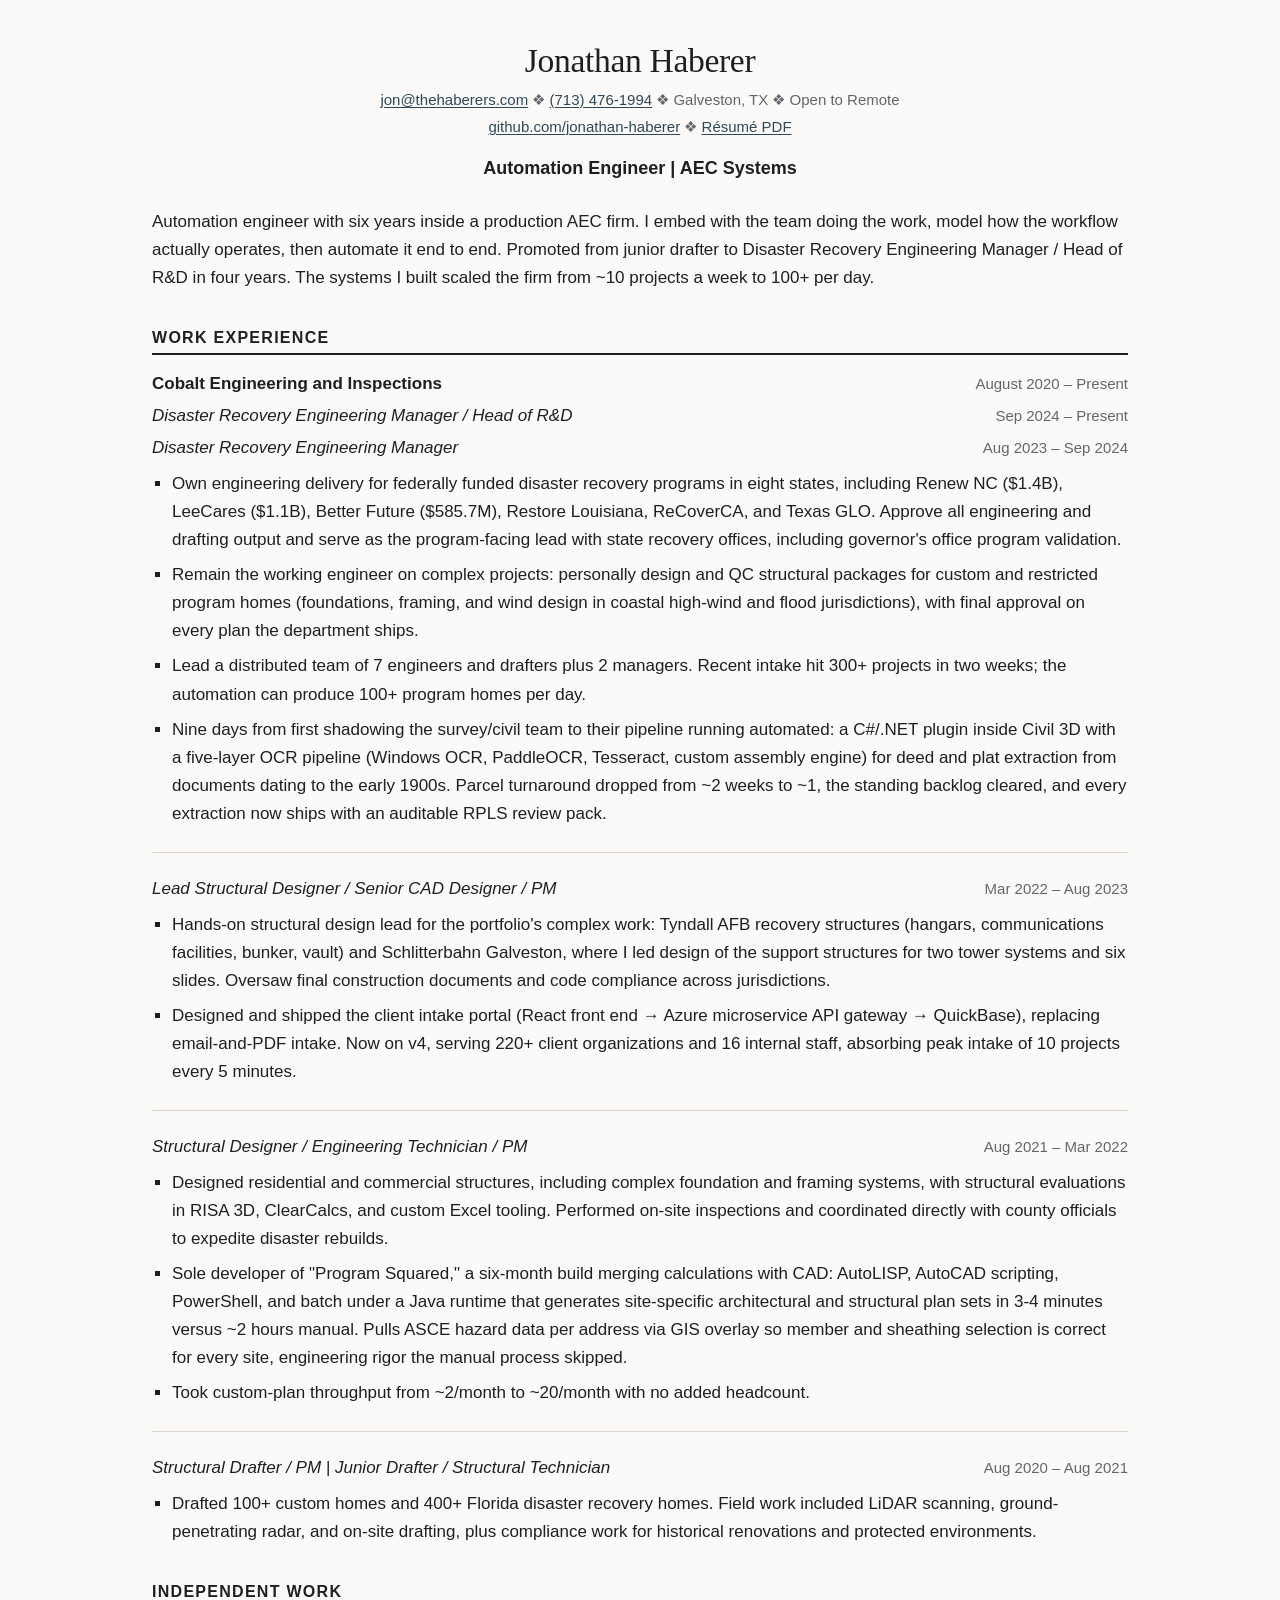
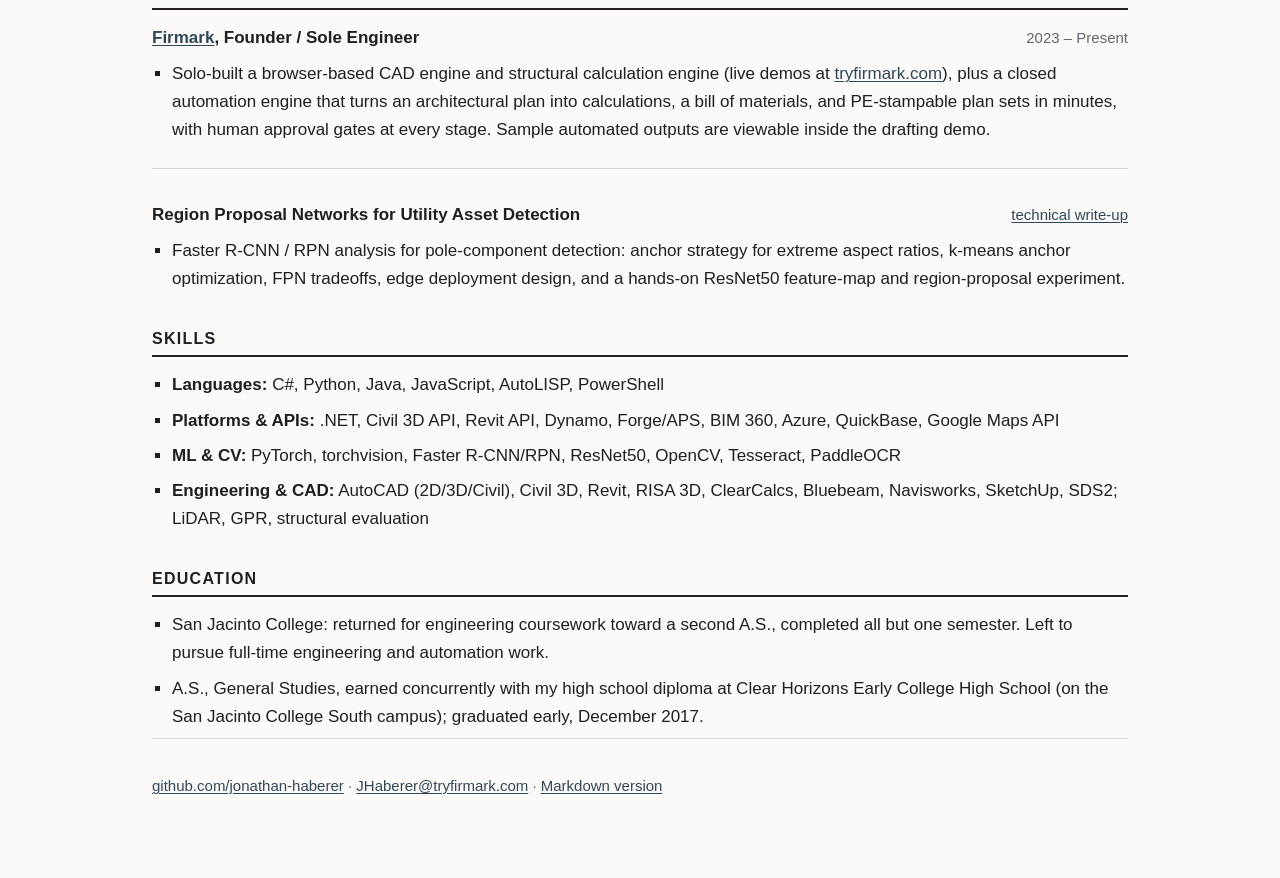
<file: index.html>
<!doctype html>
<html lang="en">
<head>
<meta charset="utf-8">
<meta name="viewport" content="width=device-width, initial-scale=1">
<title>Jonathan Haberer | Automation Engineer, AEC Systems</title>
<meta name="description" content="Résumé of Jonathan Haberer: automation engineer with six years inside a production AEC firm. Structural design, disaster recovery engineering management, and workflow automation.">
<link rel="icon" type="image/png" sizes="32x32" href="favicon-32.png">
<link rel="apple-touch-icon" href="apple-touch-icon.png">
<meta property="og:type" content="profile">
<meta property="og:title" content="Jonathan Haberer | Automation Engineer, AEC Systems">
<meta property="og:description" content="Six years inside a production AEC firm. The systems I built scaled the firm from ~10 projects a week to 100+ per day.">
<meta property="og:url" content="https://jonathan-haberer.github.io/">
<meta property="og:image" content="https://jonathan-haberer.github.io/headshot.jpg">
<meta name="twitter:card" content="summary">
<link rel="stylesheet" href="styles.css">
</head>
<body>

<header class="r-head">
  <h1>Jonathan Haberer</h1>
  <p class="r-contact"><a href="mailto:jon@thehaberers.com">jon@thehaberers.com</a> ❖
  <a href="tel:+17134761994">(713) 476-1994</a> ❖ Galveston, TX ❖ Open to Remote</p>
  <p class="r-contact"><a href="https://github.com/jonathan-haberer">github.com/jonathan-haberer</a> ❖
  <a href="Jonathan_Haberer_Resume.pdf">Résumé PDF</a></p>
  <p class="r-headline">Automation Engineer | AEC Systems</p>
</header>

<main>

<p class="r-summary">Automation engineer with six years inside a production AEC firm. I embed
with the team doing the work, model how the workflow actually operates, then automate it end
to end. Promoted from junior drafter to Disaster Recovery Engineering Manager / Head of
R&amp;D in four years. The systems I built scaled the firm from ~10 projects a week to 100+
per day.</p>

<h2 class="r-sec">WORK EXPERIENCE</h2>

<div class="r-row"><strong>Cobalt Engineering and Inspections</strong>
<span class="r-when">August 2020 – Present</span></div>

<div>
  <div class="r-row r-role"><em>Disaster Recovery Engineering Manager / Head of R&amp;D</em>
  <span class="r-when">Sep 2024 – Present</span></div>
  <div class="r-row r-role"><em>Disaster Recovery Engineering Manager</em>
  <span class="r-when">Aug 2023 – Sep 2024</span></div>
  <ul class="r-b">
    <li>Own engineering delivery for federally funded disaster recovery programs in eight
    states, including Renew NC ($1.4B), LeeCares ($1.1B), Better Future ($585.7M), Restore
    Louisiana, ReCoverCA, and Texas GLO. Approve all engineering and drafting output and
    serve as the program-facing lead with state recovery offices, including governor's
    office program validation.</li>
    <li>Remain the working engineer on complex projects: personally design and QC
    structural packages for custom and restricted program homes (foundations, framing, and
    wind design in coastal high-wind and flood jurisdictions), with final approval on every
    plan the department ships.</li>
    <li>Lead a distributed team of 7 engineers and drafters plus 2 managers. Recent intake
    hit 300+ projects in two weeks; the automation can produce 100+ program homes per
    day.</li>
    <li>Nine days from first shadowing the survey/civil team to their pipeline running
    automated: a C#/.NET plugin inside Civil 3D with a five-layer OCR pipeline (Windows
    OCR, PaddleOCR, Tesseract, custom assembly engine) for deed and plat extraction from
    documents dating to the early 1900s. Parcel turnaround dropped from ~2 weeks to ~1,
    the standing backlog cleared, and every extraction now ships with an auditable RPLS
    review pack.</li>
  </ul>
</div>

<div class="r-div">
  <div class="r-row r-role"><em>Lead Structural Designer / Senior CAD Designer / PM</em>
  <span class="r-when">Mar 2022 – Aug 2023</span></div>
  <ul class="r-b">
    <li>Hands-on structural design lead for the portfolio's complex work: Tyndall AFB
    recovery structures (hangars, communications facilities, bunker, vault) and
    Schlitterbahn Galveston, where I led design of the support structures for two tower
    systems and six slides. Oversaw final construction documents and code compliance
    across jurisdictions.</li>
    <li>Designed and shipped the client intake portal (React front end → Azure
    microservice API gateway → QuickBase), replacing email-and-PDF intake. Now on v4,
    serving 220+ client organizations and 16 internal staff, absorbing peak intake of 10
    projects every 5 minutes.</li>
  </ul>
</div>

<div class="r-div">
  <div class="r-row r-role"><em>Structural Designer / Engineering Technician / PM</em>
  <span class="r-when">Aug 2021 – Mar 2022</span></div>
  <ul class="r-b">
    <li>Designed residential and commercial structures, including complex foundation and
    framing systems, with structural evaluations in RISA 3D, ClearCalcs, and custom Excel
    tooling. Performed on-site inspections and coordinated directly with county officials
    to expedite disaster rebuilds.</li>
    <li>Sole developer of "Program Squared," a six-month build merging calculations with
    CAD: AutoLISP, AutoCAD scripting, PowerShell, and batch under a Java runtime that
    generates site-specific architectural and structural plan sets in 3-4 minutes versus
    ~2 hours manual. Pulls ASCE hazard data per address via GIS overlay so member and
    sheathing selection is correct for every site, engineering rigor the manual process
    skipped.</li>
    <li>Took custom-plan throughput from ~2/month to ~20/month with no added
    headcount.</li>
  </ul>
</div>

<div class="r-div">
  <div class="r-row r-role"><em>Structural Drafter / PM | Junior Drafter / Structural
  Technician</em> <span class="r-when">Aug 2020 – Aug 2021</span></div>
  <ul class="r-b">
    <li>Drafted 100+ custom homes and 400+ Florida disaster recovery homes. Field work
    included LiDAR scanning, ground-penetrating radar, and on-site drafting, plus
    compliance work for historical renovations and protected environments.</li>
  </ul>
</div>

<h2 class="r-sec">INDEPENDENT WORK</h2>

<div>
  <div class="r-row"><strong><a href="https://tryfirmark.com">Firmark</a>, Founder / Sole
  Engineer</strong> <span class="r-when">2023 – Present</span></div>
  <ul class="r-b">
    <li>Solo-built a browser-based CAD engine and structural calculation engine (live
    demos at <a href="https://tryfirmark.com">tryfirmark.com</a>), plus a closed
    automation engine that turns an architectural plan into calculations, a bill of
    materials, and PE-stampable plan sets in minutes, with human approval gates at every
    stage. Sample automated outputs are viewable inside the drafting demo.</li>
  </ul>
</div>

<div class="r-div">
  <div class="r-row"><strong>Region Proposal Networks for Utility Asset Detection</strong>
  <span class="r-when"><a href="https://github.com/jonathan-haberer/rpn-utility-asset-detection">technical write-up</a></span></div>
  <ul class="r-b">
    <li>Faster R-CNN / RPN analysis for pole-component detection: anchor strategy for
    extreme aspect ratios, k-means anchor optimization, FPN tradeoffs, edge deployment
    design, and a hands-on ResNet50 feature-map and region-proposal experiment.</li>
  </ul>
</div>

<h2 class="r-sec">SKILLS</h2>
<ul class="r-b">
  <li><strong>Languages:</strong> C#, Python, Java, JavaScript, AutoLISP, PowerShell</li>
  <li><strong>Platforms &amp; APIs:</strong> .NET, Civil 3D API, Revit API, Dynamo,
  Forge/APS, BIM 360, Azure, QuickBase, Google Maps API</li>
  <li><strong>ML &amp; CV:</strong> PyTorch, torchvision, Faster R-CNN/RPN, ResNet50,
  OpenCV, Tesseract, PaddleOCR</li>
  <li><strong>Engineering &amp; CAD:</strong> AutoCAD (2D/3D/Civil), Civil 3D, Revit,
  RISA 3D, ClearCalcs, Bluebeam, Navisworks, SketchUp, SDS2; LiDAR, GPR, structural
  evaluation</li>
</ul>

<h2 class="r-sec">EDUCATION</h2>
<ul class="r-b">
  <li>San Jacinto College: returned for engineering coursework toward a second A.S.,
  completed all but one semester. Left to pursue full-time engineering and automation
  work.</li>
  <li>A.S., General Studies, earned concurrently with my high school diploma at Clear
  Horizons Early College High School (on the San Jacinto College South campus); graduated
  early, December 2017.</li>
</ul>

</main>

<footer>
  <p><a href="https://github.com/jonathan-haberer">github.com/jonathan-haberer</a> ·
  <a href="mailto:JHaberer@tryfirmark.com">JHaberer@tryfirmark.com</a> ·
  <a href="https://github.com/jonathan-haberer/jonathan-haberer/blob/main/resume.md">Markdown version</a></p>
</footer>

</body>
</html>
</file>
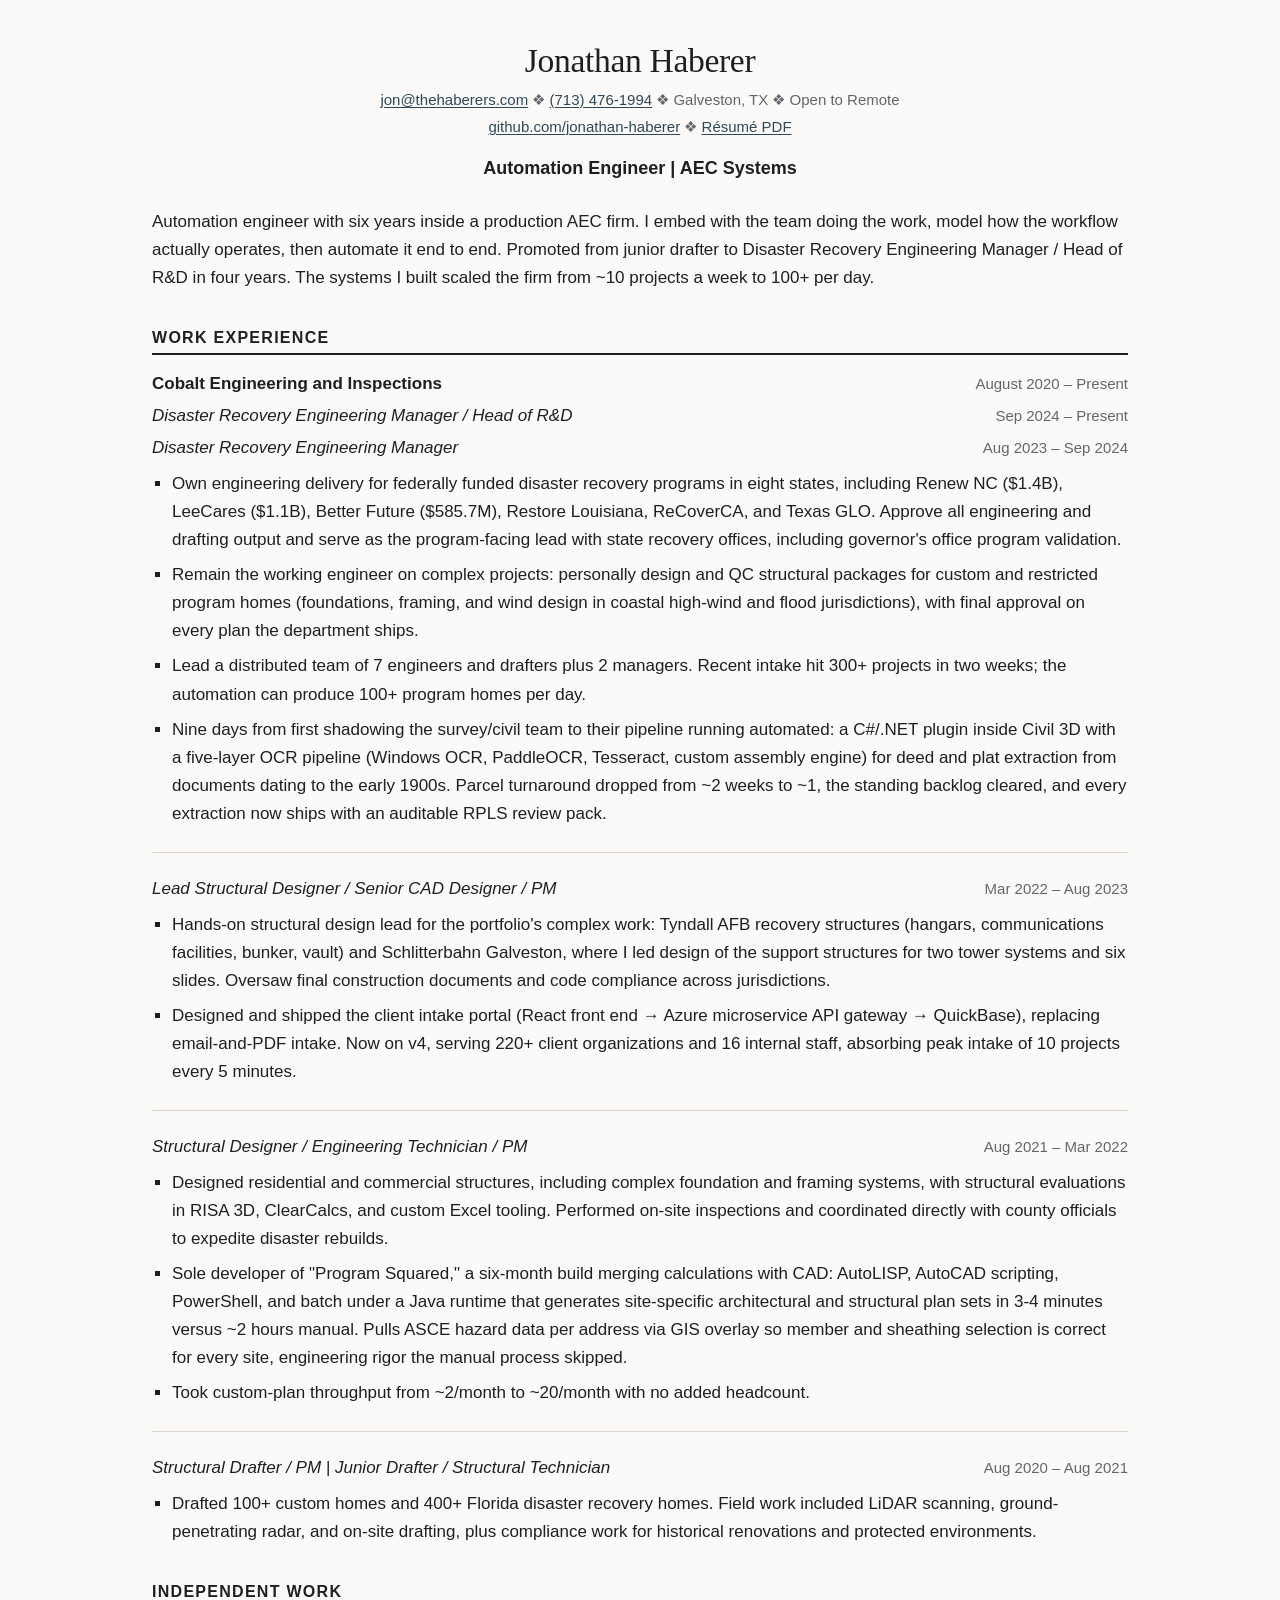
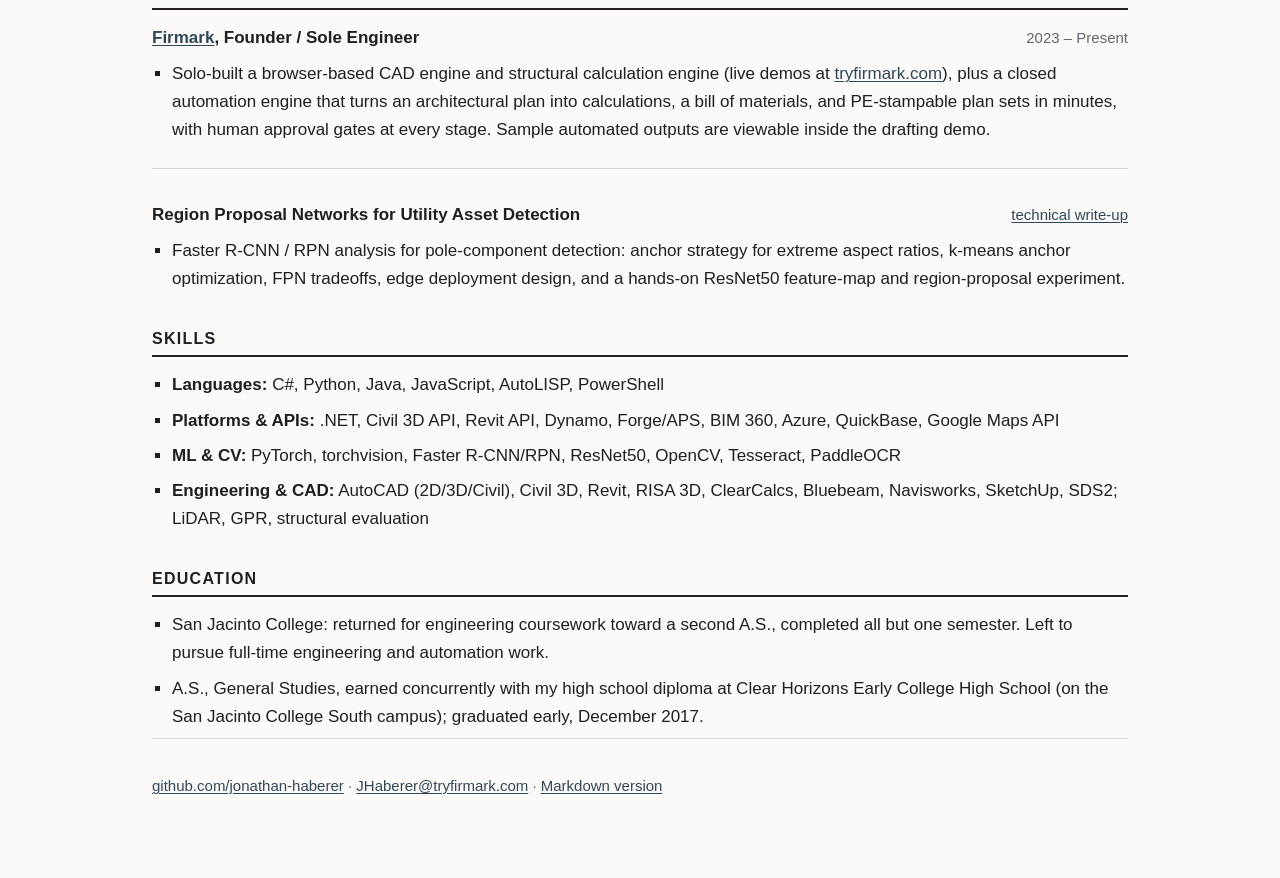
<file: resume.html>
<!doctype html>
<html lang="en">
<head>
<meta charset="utf-8">
<meta http-equiv="refresh" content="0; url=/">
<link rel="canonical" href="https://jonathan-haberer.github.io/">
<title>Jonathan Haberer</title>
</head>
<body>
<p>The résumé now lives on the <a href="/">main page</a>.</p>
</body>
</html>
</file>
<file: styles.css>
/* jonathan-haberer.github.io — hand-built, no framework.
   Restrained editorial register: ink on paper, one accent, hairline rules. */

:root {
  --ink: #1d1f21;
  --muted: #62666d;
  --paper: #fbfaf8;
  --rule: #d8d5cf;
  --accent: #2f4858;
}

* { box-sizing: border-box; }

body {
  margin: 0 auto;
  padding: 2.5rem 1.5rem 4rem;
  max-width: 64rem;
  background: var(--paper);
  color: var(--ink);
  font: 400 1.0625rem/1.65 -apple-system, BlinkMacSystemFont, "Segoe UI", Roboto, Helvetica, Arial, sans-serif;
}

h1, h2, h3 {
  font-family: Georgia, "Times New Roman", serif;
  font-weight: 400;
  line-height: 1.25;
  margin: 0 0 0.5rem;
}

h1 { font-size: 2.1rem; letter-spacing: -0.01em; }
h2 { font-size: 1.45rem; margin-top: 0; }
h3 { font-size: 1.05rem; font-weight: 700; font-family: inherit; margin-top: 1.75rem; }

.masthead { margin-bottom: 3rem; }
.tagline { font-size: 1.125rem; color: var(--ink); max-width: 38rem; margin: 0.75rem 0 1.5rem; }

.site-nav { border-top: 1px solid var(--rule); border-bottom: 1px solid var(--rule); padding: 0.6rem 0; }
.site-nav a { margin-right: 1.25rem; color: var(--muted); text-decoration: none; font-size: 0.9375rem; }
.site-nav a:hover { color: var(--accent); text-decoration: underline; }

section { margin-bottom: 3rem; padding-top: 1.5rem; border-top: 1px solid var(--rule); }

a { color: var(--accent); text-decoration-thickness: 1px; text-underline-offset: 2px; }

ul, ol { padding-left: 1.25rem; }
li { margin-bottom: 0.4rem; }

.table-scroll { overflow-x: auto; margin: 1rem 0; }
table { border-collapse: collapse; width: 100%; font-size: 0.9375rem; }
th, td { text-align: left; padding: 0.45rem 1rem 0.45rem 0; border-bottom: 1px solid var(--rule); vertical-align: top; }
th { font-weight: 600; color: var(--muted); font-size: 0.875rem; }

.aside, .footnote { color: var(--muted); font-size: 0.9375rem; }
.footnote { margin-top: 0.25rem; }

.tech dt { font-weight: 600; margin-top: 0.9rem; }
.tech dd { margin: 0.15rem 0 0; color: var(--ink); }

footer { border-top: 1px solid var(--rule); padding-top: 1.25rem; color: var(--muted); font-size: 0.9375rem; }

@media (max-width: 520px) {
  body { padding-top: 2rem; }
  h1 { font-size: 1.75rem; }
}

.demo-links a { font-weight: 600; }

/* Résumé layout — the main page mirrors the PDF résumé's structure. */
.r-head { text-align: center; margin-bottom: 1.5rem; }
.r-head h1 { margin-bottom: 0.35rem; }
.r-contact { margin: 0.15rem 0; font-size: 0.9375rem; color: var(--muted); }
.r-headline { margin: 0.9rem 0 0; font-weight: 600; font-size: 1.125rem; }
.r-summary { margin: 0 0 1.75rem; }
.r-sec { font-family: inherit; font-size: 1rem; font-weight: 700;
         letter-spacing: 0.08em; border-bottom: 2px solid var(--ink);
         padding-bottom: 0.35rem; margin: 2.25rem 0 0.9rem; }
.r-div { border-top: 1px solid var(--rule); margin-top: 1.5rem; padding-top: 1.1rem; }
.r-row { display: flex; justify-content: space-between; gap: 1rem;
         align-items: baseline; margin-top: 0.9rem; }
.r-row .r-when { color: var(--muted); font-size: 0.9375rem; white-space: nowrap; }
.r-role { margin-top: 0.25rem; }
ul.r-b { list-style-type: square; margin: 0.5rem 0 0; }
ul.r-b li { margin-bottom: 0.45rem; }
.r-nav { margin-bottom: 2rem; }
@media (max-width: 560px) { .r-row { flex-direction: column; gap: 0.1rem; } }
@media print { .r-nav, footer { display: none; } body { padding: 0.5rem; } }
</file>
